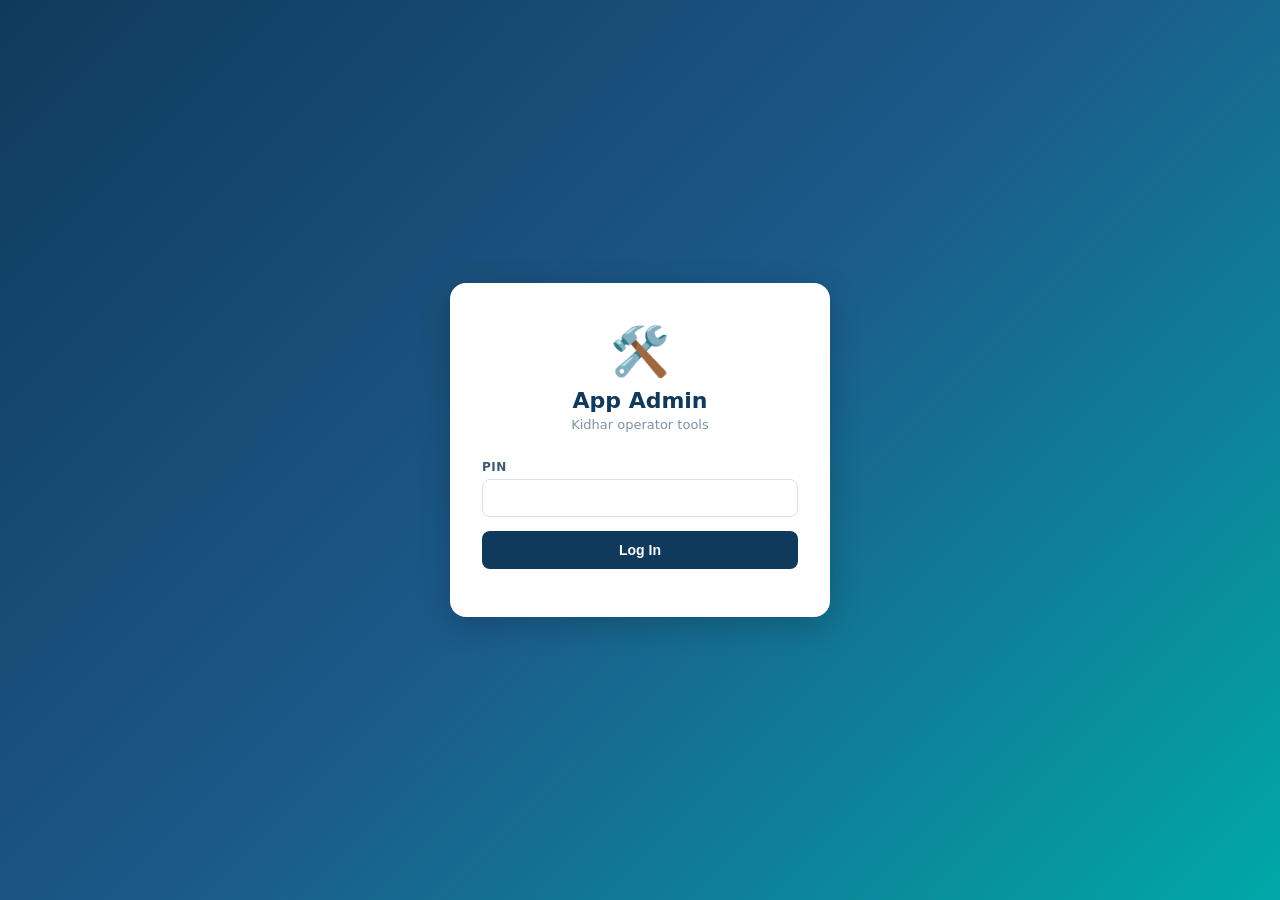
<file: app-admin.html>
<!DOCTYPE html>
<html lang="en">
<head>
    <meta http-equiv="Content-Security-Policy" content="default-src 'self' https: data: blob:; script-src 'self' 'unsafe-inline' 'unsafe-eval' https:; style-src 'self' 'unsafe-inline' https:; img-src 'self' data: https: blob:; font-src 'self' data: https:; connect-src 'self' https: wss:; frame-ancestors 'none'; base-uri 'self'; object-src 'none';">
    <meta http-equiv="Referrer-Policy" content="strict-origin-when-cross-origin">
<meta charset="UTF-8">
<meta name="viewport" content="width=device-width, initial-scale=1.0">
<title>Kidhar — App Admin</title>
<meta name="theme-color" content="#103A5C">
<link rel="stylesheet" href="css/style.css">
<style>
.pending-card{background:var(--surface,#fff);border:1px solid var(--border,#ddd);border-radius:10px;padding:14px;margin-bottom:12px;}
.pending-name{font-size:15px;font-weight:600;}
.pending-meta{font-size:12px;color:var(--text-muted,#777);margin-top:2px;}
.pending-empty{text-align:center;color:var(--text-muted,#777);padding:30px 10px;font-size:14px;}
</style>
</head>
<body>

<div id="login-screen">
  <div class="login-box">
    <div class="logo-area">
      <div class="logo-icon">🛠️</div>
      <h1>App Admin</h1>
      <div class="subtitle">Kidhar operator tools</div>
    </div>
    <div class="form-group">
      <label>PIN</label>
      <input type="password" id="admin-pin" inputmode="numeric" autocomplete="off" onkeydown="if(event.key==='Enter')login()">
    </div>
    <button class="btn-primary" onclick="login()">Log In</button>
    <div class="error-msg" id="login-error"></div>
  </div>
</div>

<div id="main-screen" style="display:none;max-width:480px;margin:0 auto;padding:20px 16px 60px;">
  <div style="display:flex;align-items:center;justify-content:space-between;margin-bottom:18px;">
    <h2 style="font-size:18px;">Pending Companies</h2>
    <button class="btn-secondary" style="width:auto;padding:8px 14px;font-size:12px;" onclick="logout()">Log out</button>
  </div>
  <div id="pending-list"><div class="pending-empty">Loading…</div></div>
  <button class="btn-secondary" style="margin-top:14px;" onclick="loadPending()">↻ Refresh</button>
</div>

<script>
const FN_URL = 'https://wrzpgultvahxbrgooibn.supabase.co/functions/v1/kidhar-app-admin';
const ANON_KEY = 'sb_publishable_eaTIKWQ1QAI1E07kZaiGTA_dfWDyQTs';
let adminToken = sessionStorage.getItem('kidhar_app_admin_token') || null;

async function call(action, extra) {
  const res = await fetch(FN_URL, {
    method: 'POST',
    headers: { 'Content-Type': 'application/json', 'apikey': ANON_KEY, 'Authorization': 'Bearer ' + ANON_KEY },
    body: JSON.stringify({ action, token: adminToken, ...extra }),
  });
  return res.json();
}

function escapeHtml(s) {
  return String(s || '').replace(/&/g, '&amp;').replace(/</g, '&lt;').replace(/>/g, '&gt;').replace(/"/g, '&quot;');
}

function showMain() {
  document.getElementById('login-screen').style.display = 'none';
  document.getElementById('main-screen').style.display = 'block';
  loadPending();
}

async function login() {
  const pin = document.getElementById('admin-pin').value.trim();
  const errEl = document.getElementById('login-error');
  errEl.textContent = '';
  if (!pin) { errEl.textContent = 'Enter the PIN.'; return; }
  const res = await call('login', { pin });
  if (res.error) { errEl.textContent = res.error; return; }
  adminToken = res.token;
  sessionStorage.setItem('kidhar_app_admin_token', adminToken);
  showMain();
}

function logout() {
  sessionStorage.removeItem('kidhar_app_admin_token');
  adminToken = null;
  document.getElementById('main-screen').style.display = 'none';
  document.getElementById('login-screen').style.display = 'flex';
  document.getElementById('admin-pin').value = '';
}

async function loadPending() {
  const list = document.getElementById('pending-list');
  list.innerHTML = '<div class="pending-empty">Loading…</div>';
  const res = await call('list_pending');
  if (res.error) {
    if (res.error === 'Not logged in') { logout(); return; }
    list.innerHTML = '<div class="pending-empty">Error: ' + escapeHtml(res.error) + '</div>';
    return;
  }
  const companies = res.companies || [];
  if (!companies.length) {
    list.innerHTML = '<div class="pending-empty">No companies waiting for approval.</div>';
    return;
  }
  list.innerHTML = companies.map(c => `
    <div class="pending-card" id="pc-${c.company_id}">
      <div class="pending-name">${escapeHtml(c.company_name)}</div>
      <div class="pending-meta">Admin: ${escapeHtml(c.admin_name)} · ${escapeHtml(c.admin_email)}</div>
      <button class="btn-primary" style="margin-top:10px;" onclick="approve('${c.company_id}')">✅ Approve</button>
    </div>
  `).join('');
}

async function approve(companyId) {
  const card = document.getElementById('pc-' + companyId);
  const btn = card.querySelector('button');
  btn.textContent = 'Approving…'; btn.disabled = true;
  const res = await call('approve', { company_id: companyId });
  if (res.error) { alert('Error: ' + res.error); btn.textContent = '✅ Approve'; btn.disabled = false; return; }
  card.style.opacity = '0.5';
  btn.textContent = '✓ Approved';
  setTimeout(loadPending, 800);
}

window.addEventListener('DOMContentLoaded', async () => {
  if (!adminToken) return;
  const res = await call('verify');
  if (res.valid) showMain();
  else { adminToken = null; sessionStorage.removeItem('kidhar_app_admin_token'); }
});
</script>
</body>
</html>
</file>
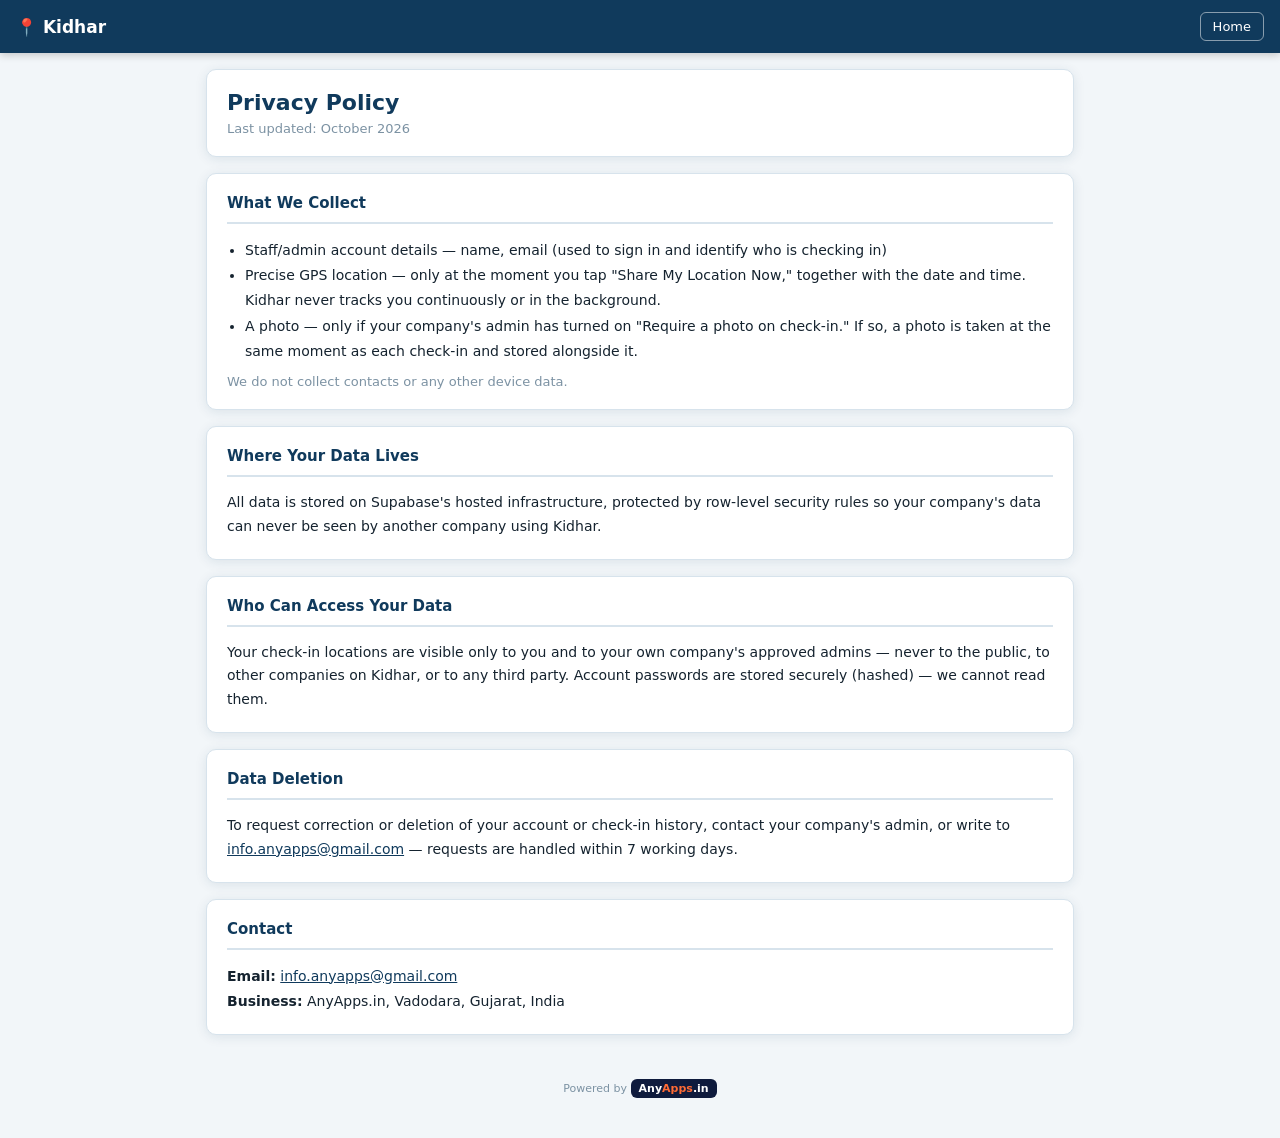
<file: privacy.html>
<!DOCTYPE html>
<html lang="en">
<head>
    <meta http-equiv="Content-Security-Policy" content="default-src 'self' https: data: blob:; script-src 'self' 'unsafe-inline' 'unsafe-eval' https:; style-src 'self' 'unsafe-inline' https:; img-src 'self' data: https: blob:; font-src 'self' data: https:; connect-src 'self' https: wss:; frame-ancestors 'none'; base-uri 'self'; object-src 'none';">
    <meta http-equiv="Referrer-Policy" content="strict-origin-when-cross-origin">
<meta charset="UTF-8">
<meta name="viewport" content="width=device-width, initial-scale=1.0">
<title>Privacy Policy — Kidhar</title>
<link rel="manifest" href="manifest.json">
<meta name="theme-color" content="#103A5C">
<link rel="stylesheet" href="css/style.css">
</head>
<body>
<div class="topbar">
  <span class="app-title">📍 Kidhar</span>
  <a href="index.html" style="color:#fff;text-decoration:none;font-size:13px;border:1px solid rgba(255,255,255,0.5);padding:6px 12px;border-radius:6px;">Home</a>
</div>
<div class="page-content">
  <div class="card">
    <h1 style="color:var(--primary);font-size:22px;margin-bottom:6px;">Privacy Policy</h1>
    <p style="color:var(--text-muted);font-size:13px;">Last updated: October 2026</p>
  </div>

  <div class="card">
    <div class="card-title">What We Collect</div>
    <ul style="padding-left:18px;line-height:1.8;font-size:14px;">
      <li>Staff/admin account details — name, email (used to sign in and identify who is checking in)</li>
      <li>Precise GPS location — only at the moment you tap "Share My Location Now," together with the date and time. Kidhar never tracks you continuously or in the background.</li>
      <li>A photo — only if your company's admin has turned on "Require a photo on check-in." If so, a photo is taken at the same moment as each check-in and stored alongside it.</li>
    </ul>
    <p style="color:var(--text-muted);font-size:13px;margin-top:10px;">We do not collect contacts or any other device data.</p>
  </div>

  <div class="card">
    <div class="card-title">Where Your Data Lives</div>
    <p style="font-size:14px;line-height:1.7;">All data is stored on Supabase's hosted infrastructure, protected by row-level security rules so your company's data can never be seen by another company using Kidhar.</p>
  </div>

  <div class="card">
    <div class="card-title">Who Can Access Your Data</div>
    <p style="font-size:14px;line-height:1.7;">Your check-in locations are visible only to you and to your own company's approved admins — never to the public, to other companies on Kidhar, or to any third party. Account passwords are stored securely (hashed) — we cannot read them.</p>
  </div>

  <div class="card">
    <div class="card-title">Data Deletion</div>
    <p style="font-size:14px;line-height:1.7;">To request correction or deletion of your account or check-in history, contact your company's admin, or write to <a href="mailto:info.anyapps@gmail.com" style="color:var(--primary);">info.anyapps@gmail.com</a> — requests are handled within 7 working days.</p>
  </div>

  <div class="card">
    <div class="card-title">Contact</div>
    <p style="font-size:14px;line-height:1.8;">
      <strong>Email:</strong> <a href="mailto:info.anyapps@gmail.com" style="color:var(--primary);">info.anyapps@gmail.com</a><br>
      <strong>Business:</strong> AnyApps.in, Vadodara, Gujarat, India
    </p>
  </div>

  <div class="app-footer">
    <p class="powered-by">Powered by <a href="https://anyapps.in" target="_blank" rel="noopener" class="anyapps-badge">Any<span class="accent">Apps</span>.in</a></p>
  </div>
</div>
</body>
</html>
</file>
<file: css/style.css>
/* ==========================================
   STAFFTRACK - Stylesheet
   Theme: steel blue / teal, security & location
   ========================================== */

:root {
  --primary: #103A5C;
  --primary-light: #1C5A8A;
  --accent: #00A8A8;
  --accent-light: #3FC6C6;
  --bg: #F2F6F9;
  --bg-card: #FFFFFF;
  --bg-nav: #103A5C;
  --text: #15232F;
  --text-light: #3E5A72;
  --text-muted: #7C92A3;
  --border: #D7E3EC;
  --success: #2E7D32;
  --danger: #C62828;
  --warning: #F57F17;
  --shadow: 0 2px 12px rgba(16,58,92,0.10);
  --radius: 10px;
}

* { box-sizing: border-box; margin: 0; padding: 0; }

body {
  font-family: 'Segoe UI', system-ui, sans-serif;
  background: var(--bg);
  color: var(--text);
  min-height: 100vh;
}

/* ========== SCREENS ========== */
.screen { display: none; }
.screen.active { display: block; }

/* ========== LOGIN ========== */
#login-screen, #setup-screen {
  min-height: 100vh;
  display: flex;
  align-items: center;
  justify-content: center;
  background: linear-gradient(135deg, #103A5C 0%, #1C5A8A 50%, #00A8A8 100%);
  padding: 16px;
}

.login-box {
  background: white;
  border-radius: 16px;
  padding: 40px 32px;
  width: 100%;
  max-width: 380px;
  box-shadow: 0 8px 32px rgba(0,0,0,0.2);
}

.logo-area { text-align: center; margin-bottom: 28px; }
.logo-icon { font-size: 48px; margin-bottom: 8px; }
.logo-area h1 { color: var(--primary); font-size: 22px; font-weight: 700; }
.logo-area .subtitle { color: var(--text-muted); font-size: 13px; margin-top: 4px; }

/* ========== TOPBAR + NAV TABS ========== */
.app-header-sticky { position: sticky; top: 0; z-index: 100; }

.topbar {
  background: var(--primary);
  color: white;
  display: flex;
  align-items: center;
  justify-content: space-between;
  padding: 12px 16px;
  box-shadow: 0 2px 8px rgba(0,0,0,0.2);
}

.app-title-group { display: flex; flex-direction: column; min-width: 0; }
.app-title { font-size: 17px; font-weight: 700; }
.company-name { font-size: 11.5px; font-weight: 500; opacity: 0.85; white-space: nowrap; overflow: hidden; text-overflow: ellipsis; max-width: 55vw; }
.topbar-right { display: flex; align-items: center; gap: 10px; }

.role-badge {
  font-size: 11px;
  padding: 3px 10px;
  border-radius: 20px;
  background: var(--accent);
  color: white;
  font-weight: 700;
  text-transform: uppercase;
}

.btn-logout {
  background: rgba(255,255,255,0.15);
  border: 1px solid rgba(255,255,255,0.3);
  color: white;
  padding: 6px 14px;
  border-radius: 6px;
  cursor: pointer;
  font-size: 13px;
}
.btn-logout:hover { background: rgba(255,255,255,0.25); }

/* ========== NAV TABS ========== */
.nav-tabs {
  display: flex;
  background: var(--primary);
  border-top: 1px solid rgba(255,255,255,0.1);
  overflow-x: auto;
  scrollbar-width: none;
}
.nav-tabs::-webkit-scrollbar { display: none; }

.nav-tab {
  flex: 0 0 auto;
  padding: 10px 18px;
  color: rgba(255,255,255,0.7);
  cursor: pointer;
  font-size: 13px;
  font-weight: 500;
  border-bottom: 3px solid transparent;
  white-space: nowrap;
  transition: all 0.2s;
}
.nav-tab:hover { color: white; }
.nav-tab.active { color: var(--accent-light); border-bottom-color: var(--accent-light); }

/* ========== PAGE CONTENT ========== */
.page-content { padding: 16px; max-width: 900px; margin: 0 auto; }

/* ========== CARDS ========== */
.card {
  background: var(--bg-card);
  border-radius: var(--radius);
  padding: 20px;
  margin-bottom: 16px;
  box-shadow: var(--shadow);
  border: 1px solid var(--border);
}

.card-title {
  font-size: 15px;
  font-weight: 700;
  color: var(--primary);
  margin-bottom: 14px;
  padding-bottom: 10px;
  border-bottom: 2px solid var(--border);
}

/* ========== FORMS ========== */
.form-group { margin-bottom: 14px; }
.form-group label {
  display: block;
  font-size: 12px;
  font-weight: 600;
  color: var(--text-light);
  margin-bottom: 5px;
  text-transform: uppercase;
  letter-spacing: 0.5px;
}

.form-group input,
.form-group select,
.form-group textarea {
  width: 100%;
  padding: 10px 12px;
  border: 1.5px solid var(--border);
  border-radius: 8px;
  font-size: 14px;
  color: var(--text);
  background: white;
  transition: border-color 0.2s;
}

.form-group input:focus,
.form-group select:focus,
.form-group textarea:focus {
  outline: none;
  border-color: var(--primary-light);
}

.form-hint { font-size: 11px; color: var(--text-muted); margin-top: 4px; }

/* ========== BUTTONS ========== */
.btn-primary {
  background: var(--primary);
  color: white;
  border: none;
  padding: 11px 20px;
  border-radius: 8px;
  font-size: 14px;
  font-weight: 600;
  cursor: pointer;
  width: 100%;
  transition: background 0.2s;
}
.btn-primary:hover { background: var(--primary-light); }
.btn-primary:disabled { opacity: 0.6; cursor: not-allowed; }

.btn-secondary {
  background: var(--bg);
  color: var(--primary);
  border: 1.5px solid var(--primary);
  padding: 9px 18px;
  border-radius: 8px;
  font-size: 13px;
  font-weight: 600;
  cursor: pointer;
  transition: all 0.2s;
  text-decoration: none;
  display: inline-block;
}
.btn-secondary:hover { background: var(--primary); color: white; }

.btn-accent {
  background: var(--accent);
  color: white;
  border: none;
  padding: 9px 18px;
  border-radius: 8px;
  font-size: 13px;
  font-weight: 700;
  cursor: pointer;
  transition: background 0.2s;
}
.btn-accent:hover { background: var(--accent-light); }

.btn-danger { background: var(--danger); color: white; border: none; padding: 7px 14px; border-radius: 6px; font-size: 12px; cursor: pointer; }

.btn-sm { padding: 6px 12px; font-size: 12px; border-radius: 6px; cursor: pointer; border: none; font-weight: 600; }

.btn-row { display: flex; gap: 10px; margin-top: 10px; flex-wrap: wrap; }

/* ========== SECTION HEADERS ========== */
.section-header { display: flex; align-items: center; justify-content: space-between; margin-bottom: 14px; flex-wrap: wrap; gap: 8px; }
.section-header h3 { font-size: 16px; font-weight: 700; color: var(--primary); }

/* ========== LIST ITEMS ========== */
.list-item { display: flex; align-items: center; justify-content: space-between; padding: 10px 0; border-bottom: 1px solid var(--border); flex-wrap: wrap; gap: 6px; }
.checkin-thumb { width: 48px; height: 48px; border-radius: 8px; object-fit: cover; background: var(--bg); border: 1px solid var(--border); }
.list-item:last-child { border-bottom: none; }
.list-item-name { font-size: 14px; font-weight: 600; }
.list-item-sub { font-size: 12px; color: var(--text-muted); }
.list-item-actions { display: flex; gap: 6px; flex-wrap: wrap; }

/* ========== TOAST ========== */
.toast {
  position: fixed; bottom: 24px; left: 50%;
  transform: translateX(-50%) translateY(100px);
  background: var(--primary); color: white;
  padding: 12px 24px; border-radius: 25px; font-size: 14px; font-weight: 500;
  z-index: 9999; transition: transform 0.3s ease; box-shadow: 0 4px 16px rgba(0,0,0,0.25);
  max-width: 90vw;
}
.toast.show { transform: translateX(-50%) translateY(0); }
.toast.success { background: var(--success); }
.toast.error { background: var(--danger); }

/* ========== MODAL ========== */
.modal-overlay { position: fixed; inset: 0; background: rgba(0,0,0,0.5); z-index: 500; display: flex; align-items: center; justify-content: center; padding: 16px; }
.modal-box { background: white; border-radius: 14px; padding: 24px; width: 100%; max-width: 480px; max-height: 90vh; overflow-y: auto; }
.modal-title { font-size: 17px; font-weight: 700; color: var(--primary); margin-bottom: 16px; }
.modal-actions { display: flex; gap: 10px; margin-top: 16px; }

/* ========== ERROR ========== */
.error-msg { color: var(--danger); font-size: 13px; margin-top: 8px; text-align: center; }

/* ========== EMPTY STATE ========== */
.empty-state { text-align: center; padding: 32px 16px; color: var(--text-muted); }
.empty-state .empty-icon { font-size: 40px; margin-bottom: 10px; }
.empty-state p { font-size: 14px; }

/* ========== FOOTER ========== */
.app-footer { text-align: center; padding: 18px 16px 24px; max-width: 900px; margin: 0 auto; }
.app-footer .footer-links { font-size: 12px; color: var(--text-muted); }
.app-footer .footer-links a { color: var(--primary); text-decoration: none; font-weight: 600; }
.app-footer .support-line { font-size: 12px; color: var(--text-muted); margin-top: 6px; }
.app-footer .support-line a { color: var(--primary); text-decoration: none; }
.app-footer .powered-by { font-size: 11px; color: var(--text-muted); margin-top: 10px; }
.anyapps-badge {
  display: inline-flex; align-items: center; background: #0F1B3D; color: #ffffff;
  font-weight: 800; padding: 3px 8px; border-radius: 6px; font-size: 11px;
  text-decoration: none; vertical-align: middle;
}
.anyapps-badge .accent { color: #FF6B35; }

/* ========== RESPONSIVE ========== */
@media (max-width: 600px) {
  .page-content { padding: 12px; }
  .nav-tabs { flex-wrap: wrap; overflow-x: visible; justify-content: center; }
  .nav-tab { padding: 8px 12px; font-size: 12px; }
}
</file>
